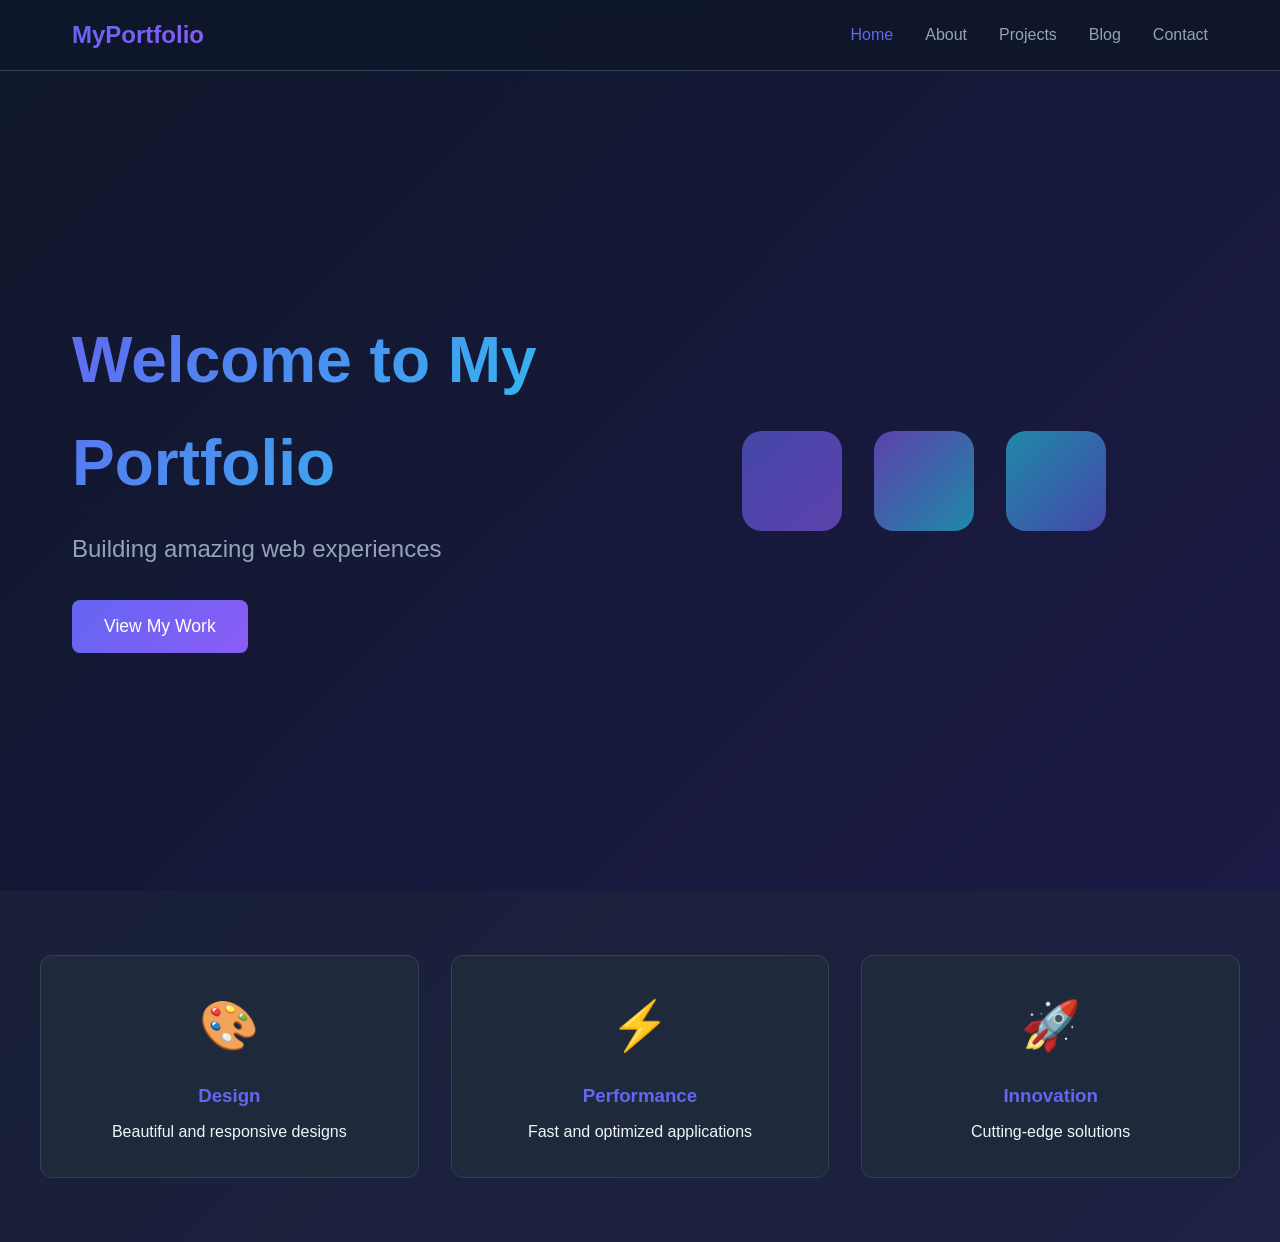
<file: server/index.html>
<!DOCTYPE html>
<html lang="en">
<head>
    <meta charset="UTF-8">
    <meta name="viewport" content="width=device-width, initial-scale=1.0">
    <title>Home - Portfolio Site</title>
    <link rel="stylesheet" href="styles/main.css">
</head>
<body>
    <nav class="navbar">
        <div class="nav-container">
            <div class="logo">MyPortfolio</div>
            <ul class="nav-menu">
                <li><a href="/" class="active">Home</a></li>
                <li><a href="/about/">About</a></li>
                <li><a href="/projects/">Projects</a></li>
                <li><a href="/blog/">Blog</a></li>
                <li><a href="/contact/">Contact</a></li>
            </ul>
            <div class="hamburger">
                <span></span>
                <span></span>
                <span></span>
            </div>
        </div>
    </nav>

    <main class="hero">
        <div class="hero-content">
            <h1 class="fade-in">Welcome to My Portfolio</h1>
            <p class="fade-in-delay">Building amazing web experiences</p>
            <button class="cta-button fade-in-delay-2" onclick="window.location.href='/projects/'">
                View My Work
            </button>
        </div>
        <div class="hero-animation">
            <div class="floating-box"></div>
            <div class="floating-box"></div>
            <div class="floating-box"></div>
        </div>
    </main>

    <section class="features">
        <div class="container">
            <div class="feature-card">
                <div class="feature-icon">🎨</div>
                <h3>Design</h3>
                <p>Beautiful and responsive designs</p>
            </div>
            <div class="feature-card">
                <div class="feature-icon">⚡</div>
                <h3>Performance</h3>
                <p>Fast and optimized applications</p>
            </div>
            <div class="feature-card">
                <div class="feature-icon">🚀</div>
                <h3>Innovation</h3>
                <p>Cutting-edge solutions</p>
            </div>
        </div>
    </section>

    <script src="scripts/main.js"></script>
</body>
</html>
</file>
<file: server/styles/main.css>
/* Reset and Base Styles */
* {
    margin: 0;
    padding: 0;
    box-sizing: border-box;
}

:root {
    --primary-color: #6366f1;
    --secondary-color: #8b5cf6;
    --dark-bg: #0f172a;
    --card-bg: #1e293b;
    --text-primary: #f1f5f9;
    --text-secondary: #94a3b8;
    --accent-color: #22d3ee;
    --success-color: #10b981;
    --warning-color: #f59e0b;
    --border-color: #334155;
}

body {
    font-family: -apple-system, BlinkMacSystemFont, 'Segoe UI', Roboto, Oxygen, Ubuntu, Cantarell, sans-serif;
    background: linear-gradient(135deg, var(--dark-bg) 0%, #1e1b4b 100%);
    color: var(--text-primary);
    min-height: 100vh;
    line-height: 1.6;
}

/* Navigation */
.navbar {
    background: rgba(15, 23, 42, 0.95);
    backdrop-filter: blur(10px);
    border-bottom: 1px solid var(--border-color);
    position: sticky;
    top: 0;
    z-index: 1000;
}

.nav-container {
    max-width: 1200px;
    margin: 0 auto;
    padding: 1rem 2rem;
    display: flex;
    justify-content: space-between;
    align-items: center;
}

.logo {
    font-size: 1.5rem;
    font-weight: bold;
    background: linear-gradient(135deg, var(--primary-color), var(--secondary-color));
    -webkit-background-clip: text;
    -webkit-text-fill-color: transparent;
    background-clip: text;
}

.nav-menu {
    display: flex;
    list-style: none;
    gap: 2rem;
}

.nav-menu a {
    color: var(--text-secondary);
    text-decoration: none;
    transition: color 0.3s;
    font-weight: 500;
}

.nav-menu a:hover,
.nav-menu a.active {
    color: var(--primary-color);
}

.hamburger {
    display: none;
    flex-direction: column;
    cursor: pointer;
    gap: 4px;
}

.hamburger span {
    width: 25px;
    height: 3px;
    background: var(--text-primary);
    transition: 0.3s;
}

/* Hero Section */
.hero {
    display: flex;
    align-items: center;
    justify-content: space-between;
    max-width: 1200px;
    margin: 0 auto;
    padding: 6rem 2rem;
    min-height: calc(100vh - 80px);
}

.hero-content {
    flex: 1;
}

.hero-content h1 {
    font-size: 4rem;
    margin-bottom: 1rem;
    background: linear-gradient(135deg, var(--primary-color), var(--accent-color));
    -webkit-background-clip: text;
    -webkit-text-fill-color: transparent;
    background-clip: text;
}

.hero-content p {
    font-size: 1.5rem;
    color: var(--text-secondary);
    margin-bottom: 2rem;
}

.cta-button {
    background: linear-gradient(135deg, var(--primary-color), var(--secondary-color));
    color: white;
    border: none;
    padding: 1rem 2rem;
    font-size: 1.1rem;
    border-radius: 8px;
    cursor: pointer;
    transition: transform 0.3s, box-shadow 0.3s;
}

.cta-button:hover {
    transform: translateY(-2px);
    box-shadow: 0 10px 30px rgba(99, 102, 241, 0.4);
}

/* Animations */
@keyframes fadeIn {
    from { opacity: 0; transform: translateY(20px); }
    to { opacity: 1; transform: translateY(0); }
}

.fade-in {
    animation: fadeIn 0.8s ease-out;
}

.fade-in-delay {
    animation: fadeIn 0.8s ease-out 0.2s backwards;
}

.fade-in-delay-2 {
    animation: fadeIn 0.8s ease-out 0.4s backwards;
}

/* Hero Animation */
.hero-animation {
    flex: 1;
    display: flex;
    justify-content: center;
    align-items: center;
    gap: 2rem;
    position: relative;
}

@keyframes float {
    0%, 100% { transform: translateY(0px); }
    50% { transform: translateY(-20px); }
}

.floating-box {
    width: 100px;
    height: 100px;
    background: linear-gradient(135deg, var(--primary-color), var(--secondary-color));
    border-radius: 20px;
    animation: float 3s ease-in-out infinite;
    opacity: 0.6;
}

.floating-box:nth-child(2) {
    animation-delay: 0.5s;
    background: linear-gradient(135deg, var(--secondary-color), var(--accent-color));
}

.floating-box:nth-child(3) {
    animation-delay: 1s;
    background: linear-gradient(135deg, var(--accent-color), var(--primary-color));
}

/* Features Section */
.features {
    padding: 4rem 2rem;
    background: rgba(30, 41, 59, 0.5);
}

.container {
    max-width: 1200px;
    margin: 0 auto;
}

.features .container {
    display: grid;
    grid-template-columns: repeat(auto-fit, minmax(250px, 1fr));
    gap: 2rem;
}

.feature-card {
    background: var(--card-bg);
    padding: 2rem;
    border-radius: 12px;
    text-align: center;
    transition: transform 0.3s, box-shadow 0.3s;
    border: 1px solid var(--border-color);
}

.feature-card:hover {
    transform: translateY(-5px);
    box-shadow: 0 10px 30px rgba(99, 102, 241, 0.2);
}

.feature-icon {
    font-size: 3rem;
    margin-bottom: 1rem;
}

.feature-card h3 {
    margin-bottom: 0.5rem;
    color: var(--primary-color);
}

/* Page Content */
.page-content {
    max-width: 1200px;
    margin: 0 auto;
    padding: 4rem 2rem;
    min-height: calc(100vh - 80px);
}

.page-title {
    font-size: 3rem;
    margin-bottom: 1rem;
    background: linear-gradient(135deg, var(--primary-color), var(--accent-color));
    -webkit-background-clip: text;
    -webkit-text-fill-color: transparent;
    background-clip: text;
}

.page-subtitle {
    font-size: 1.2rem;
    color: var(--text-secondary);
    margin-bottom: 3rem;
}

/* About Page */
.about-section {
    display: grid;
    grid-template-columns: 1fr 2fr;
    gap: 3rem;
    margin-bottom: 4rem;
}

.profile-placeholder {
    font-size: 8rem;
    background: var(--card-bg);
    border-radius: 20px;
    padding: 2rem;
    text-align: center;
    border: 2px solid var(--border-color);
}

.about-text h2 {
    color: var(--primary-color);
    margin-bottom: 1rem;
}

.about-text p {
    margin-bottom: 1rem;
    color: var(--text-secondary);
    line-height: 1.8;
}

.skills-section {
    margin-bottom: 4rem;
}

.skills-section h2 {
    margin-bottom: 2rem;
    color: var(--primary-color);
}

.skills-grid {
    display: grid;
    grid-template-columns: repeat(auto-fit, minmax(150px, 1fr));
    gap: 1rem;
}

.skill-item {
    background: var(--card-bg);
    padding: 1rem;
    border-radius: 8px;
    text-align: center;
    border: 1px solid var(--border-color);
    transition: transform 0.3s, border-color 0.3s;
}

.skill-item:hover {
    transform: scale(1.05);
    border-color: var(--primary-color);
}

/* Timeline */
.timeline {
    margin-top: 4rem;
}

.timeline h2 {
    margin-bottom: 2rem;
    color: var(--primary-color);
}

.timeline-item {
    display: grid;
    grid-template-columns: 100px 1fr;
    gap: 2rem;
    margin-bottom: 2rem;
    padding-bottom: 2rem;
    border-bottom: 1px solid var(--border-color);
}

.timeline-year {
    font-size: 1.5rem;
    font-weight: bold;
    color: var(--accent-color);
}

.timeline-content h3 {
    color: var(--primary-color);
    margin-bottom: 0.5rem;
}

.timeline-content p {
    color: var(--text-secondary);
}

/* Projects Page */
.filter-buttons {
    display: flex;
    gap: 1rem;
    margin-bottom: 3rem;
    flex-wrap: wrap;
}

.filter-btn {
    background: var(--card-bg);
    color: var(--text-primary);
    border: 1px solid var(--border-color);
    padding: 0.7rem 1.5rem;
    border-radius: 8px;
    cursor: pointer;
    transition: all 0.3s;
}

.filter-btn:hover,
.filter-btn.active {
    background: var(--primary-color);
    border-color: var(--primary-color);
}

.projects-grid {
    display: grid;
    grid-template-columns: repeat(auto-fill, minmax(350px, 1fr));
    gap: 2rem;
}

.project-card {
    background: var(--card-bg);
    border-radius: 12px;
    overflow: hidden;
    border: 1px solid var(--border-color);
    transition: transform 0.3s, box-shadow 0.3s;
}

.project-card:hover {
    transform: translateY(-5px);
    box-shadow: 0 10px 30px rgba(99, 102, 241, 0.2);
}

.project-image {
    background: linear-gradient(135deg, var(--primary-color), var(--secondary-color));
    padding: 3rem;
    text-align: center;
    font-size: 4rem;
}

.project-info {
    padding: 1.5rem;
}

.project-info h3 {
    color: var(--primary-color);
    margin-bottom: 0.5rem;
}

.project-info p {
    color: var(--text-secondary);
    margin-bottom: 1rem;
}

.project-tags {
    display: flex;
    gap: 0.5rem;
    flex-wrap: wrap;
    margin-bottom: 1rem;
}

.tag {
    background: rgba(99, 102, 241, 0.2);
    color: var(--primary-color);
    padding: 0.3rem 0.8rem;
    border-radius: 20px;
    font-size: 0.85rem;
}

.project-links {
    display: flex;
    gap: 1rem;
}

.project-link {
    color: var(--accent-color);
    text-decoration: none;
    transition: color 0.3s;
}

.project-link:hover {
    color: var(--primary-color);
}

/* Blog Page */
.blog-grid {
    display: grid;
    gap: 2rem;
    margin-bottom: 3rem;
}

.blog-card {
    background: var(--card-bg);
    padding: 2rem;
    border-radius: 12px;
    border: 1px solid var(--border-color);
    transition: transform 0.3s, box-shadow 0.3s;
}

.blog-card:hover {
    transform: translateY(-5px);
    box-shadow: 0 10px 30px rgba(99, 102, 241, 0.2);
}

.blog-card.featured {
    background: linear-gradient(135deg, rgba(99, 102, 241, 0.1), rgba(139, 92, 246, 0.1));
    border: 1px solid var(--primary-color);
}

.blog-header {
    display: flex;
    justify-content: space-between;
    margin-bottom: 1rem;
    font-size: 0.9rem;
}

.blog-category {
    background: var(--primary-color);
    color: white;
    padding: 0.3rem 0.8rem;
    border-radius: 20px;
}

.blog-date {
    color: var(--text-secondary);
}

.blog-card h2 {
    color: var(--text-primary);
    margin-bottom: 1rem;
}

.blog-card p {
    color: var(--text-secondary);
    margin-bottom: 1.5rem;
    line-height: 1.8;
}

.blog-footer {
    display: flex;
    justify-content: space-between;
    align-items: center;
}

.read-time {
    color: var(--text-secondary);
    font-size: 0.9rem;
}

.read-more {
    color: var(--accent-color);
    text-decoration: none;
    font-weight: 500;
    transition: color 0.3s;
}

.read-more:hover {
    color: var(--primary-color);
}

.pagination {
    display: flex;
    gap: 1rem;
    justify-content: center;
}

.page-btn {
    background: var(--card-bg);
    color: var(--text-primary);
    border: 1px solid var(--border-color);
    padding: 0.7rem 1.2rem;
    border-radius: 8px;
    cursor: pointer;
    transition: all 0.3s;
}

.page-btn:hover,
.page-btn.active {
    background: var(--primary-color);
    border-color: var(--primary-color);
}

/* Contact Page */
.contact-layout {
    display: grid;
    grid-template-columns: 1fr 2fr;
    gap: 4rem;
    margin-top: 3rem;
}

.contact-info {
    display: flex;
    flex-direction: column;
    gap: 2rem;
}

.contact-item {
    display: flex;
    gap: 1rem;
    align-items: flex-start;
}

.contact-icon {
    font-size: 2rem;
    background: var(--card-bg);
    padding: 1rem;
    border-radius: 12px;
    border: 1px solid var(--border-color);
}

.contact-item h3 {
    color: var(--primary-color);
    margin-bottom: 0.3rem;
}

.contact-item p {
    color: var(--text-secondary);
}

.social-links {
    margin-top: 2rem;
}

.social-links h3 {
    color: var(--primary-color);
    margin-bottom: 1rem;
}

.social-icons {
    display: flex;
    flex-wrap: wrap;
    gap: 1rem;
}

.social-icon {
    background: var(--card-bg);
    color: var(--text-primary);
    padding: 0.7rem 1.2rem;
    border-radius: 8px;
    text-decoration: none;
    border: 1px solid var(--border-color);
    transition: all 0.3s;
}

.social-icon:hover {
    background: var(--primary-color);
    border-color: var(--primary-color);
    transform: translateY(-2px);
}

/* Contact Form */
.contact-form {
    background: var(--card-bg);
    padding: 2rem;
    border-radius: 12px;
    border: 1px solid var(--border-color);
}

.form-group {
    margin-bottom: 1.5rem;
}

.form-group label {
    display: block;
    margin-bottom: 0.5rem;
    color: var(--text-primary);
    font-weight: 500;
}

.form-group input,
.form-group textarea,
.form-group select {
    width: 100%;
    padding: 0.8rem;
    background: var(--dark-bg);
    border: 1px solid var(--border-color);
    border-radius: 8px;
    color: var(--text-primary);
    font-family: inherit;
    transition: border-color 0.3s;
}

.form-group input:focus,
.form-group textarea:focus,
.form-group select:focus {
    outline: none;
    border-color: var(--primary-color);
}

.submit-btn {
    width: 100%;
    background: linear-gradient(135deg, var(--primary-color), var(--secondary-color));
    color: white;
    border: none;
    padding: 1rem;
    border-radius: 8px;
    font-size: 1.1rem;
    font-weight: 500;
    cursor: pointer;
    transition: transform 0.3s, box-shadow 0.3s;
}

.submit-btn:hover {
    transform: translateY(-2px);
    box-shadow: 0 10px 30px rgba(99, 102, 241, 0.4);
}

.form-message {
    margin-top: 1rem;
    padding: 1rem;
    border-radius: 8px;
    display: none;
}

.form-message.success {
    display: block;
    background: rgba(16, 185, 129, 0.2);
    color: var(--success-color);
    border: 1px solid var(--success-color);
}

.form-message.error {
    display: block;
    background: rgba(239, 68, 68, 0.2);
    color: #ef4444;
    border: 1px solid #ef4444;
}

/* Responsive Design */
@media (max-width: 768px) {
    .nav-menu {
        display: none;
    }
    
    .hamburger {
        display: flex;
    }
    
    .hero {
        flex-direction: column;
        text-align: center;
        padding: 3rem 1rem;
    }
    
    .hero-content h1 {
        font-size: 2.5rem;
    }
    
    .hero-content p {
        font-size: 1.2rem;
    }
    
    .about-section,
    .contact-layout {
        grid-template-columns: 1fr;
    }
    
    .projects-grid {
        grid-template-columns: 1fr;
    }
    
    .page-title {
        font-size: 2rem;
    }
}
</file>
